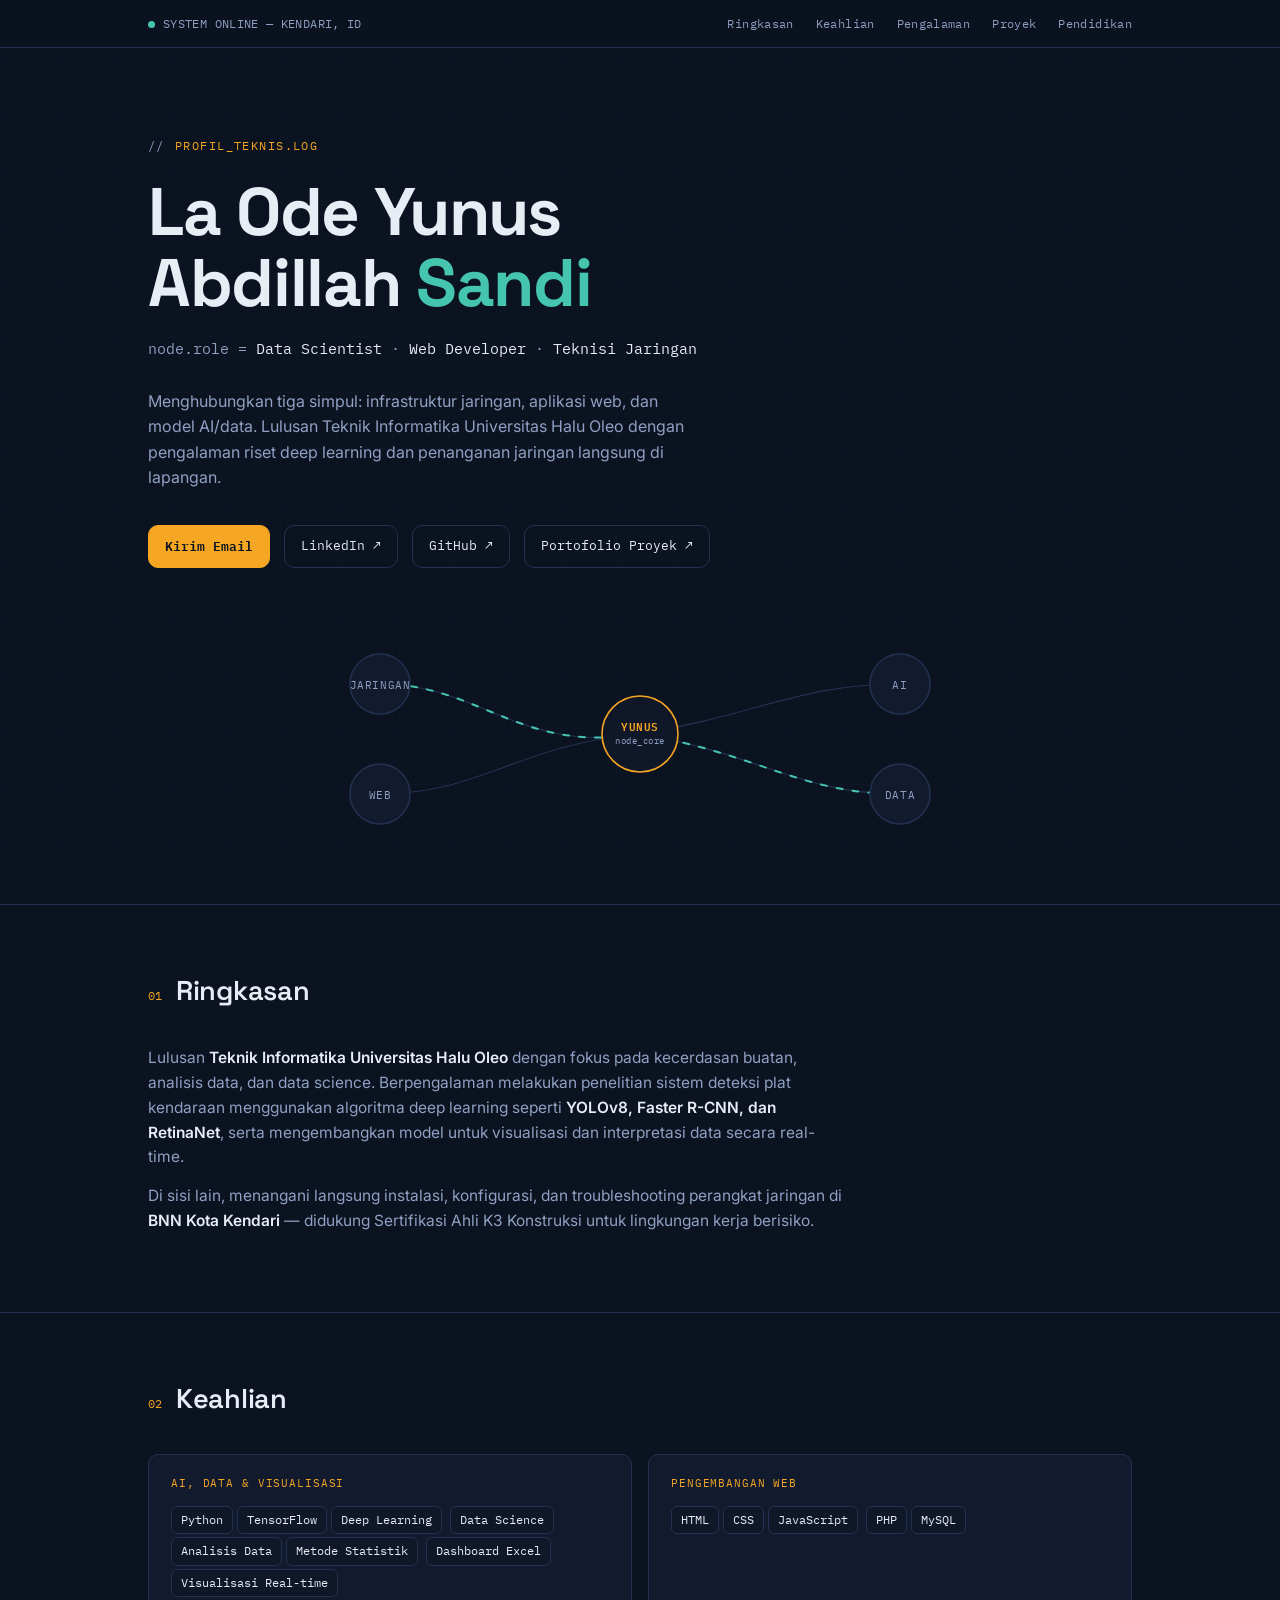
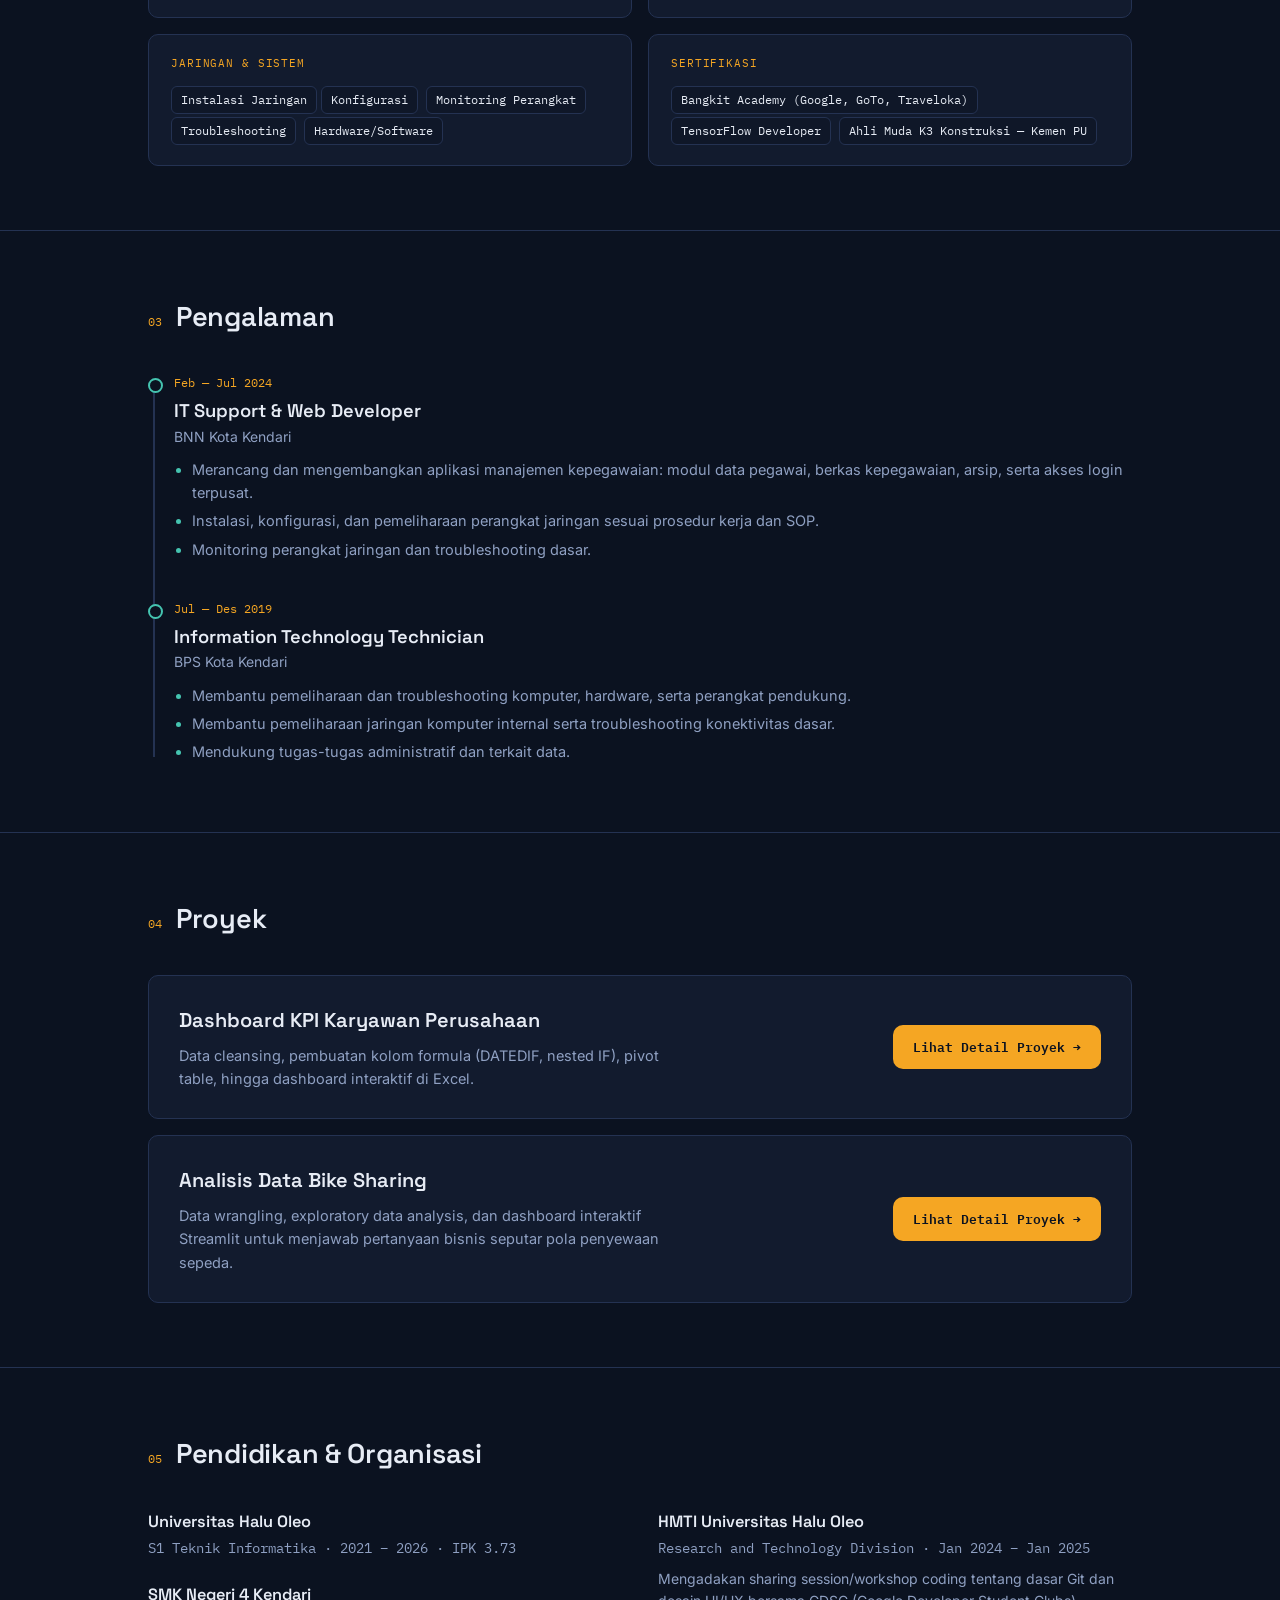
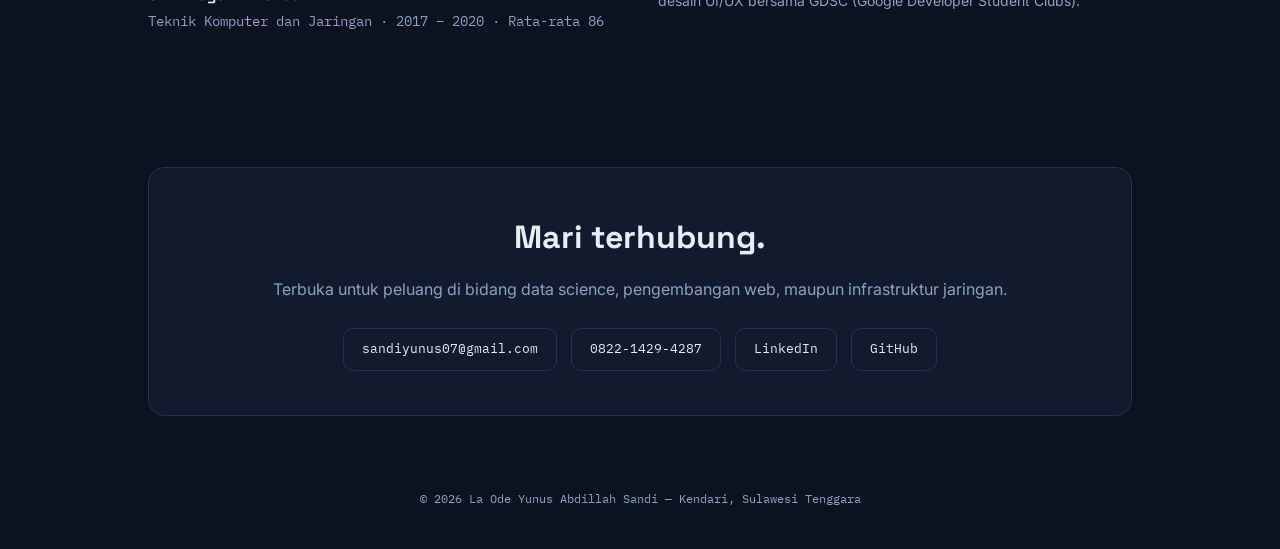
<file: index.html>
<!DOCTYPE html>
<html lang="id">
<head>
<meta charset="UTF-8">
<meta name="viewport" content="width=device-width, initial-scale=1.0">
<title>La Ode Yunus Abdillah Sandi — Portofolio</title>
<link rel="preconnect" href="https://fonts.googleapis.com">
<link href="https://fonts.googleapis.com/css2?family=Space+Grotesk:wght@400;500;600;700&family=Inter:wght@400;500;600&family=IBM+Plex+Mono:wght@400;500;600&display=swap" rel="stylesheet">
<link rel="stylesheet" href="style.css">
</head>
<body>

<div class="statusbar">
  <div class="wrap">
    <div><span class="dot"></span>SYSTEM ONLINE — KENDARI, ID</div>
    <nav>
      <a href="#ringkasan">Ringkasan</a>
      <a href="#keahlian">Keahlian</a>
      <a href="#pengalaman">Pengalaman</a>
      <a href="#proyek">Proyek</a>
      <a href="#pendidikan">Pendidikan</a>
    </nav>
  </div>
</div>

<header class="hero">
  <div class="wrap">
    <div class="eyebrow">profil_teknis.log</div>
    <h1>La Ode Yunus<br>Abdillah <span class="accent">Sandi</span></h1>
    <div class="role-line">node.role = <span>Data Scientist</span> · <span>Web Developer</span> · <span>Teknisi Jaringan</span></div>
    <p class="hero-desc">Menghubungkan tiga simpul: infrastruktur jaringan, aplikasi web, dan model AI/data. Lulusan Teknik Informatika Universitas Halu Oleo dengan pengalaman riset deep learning dan penanganan jaringan langsung di lapangan.</p>
    <div class="hero-links">
      <a class="primary" href="mailto:sandiyunus07@gmail.com">Kirim Email</a>
      <a href="https://www.linkedin.com/in/laode-yunus/" target="_blank" rel="noopener">LinkedIn ↗</a>
      <a href="https://github.com/SandiYunus" target="_blank" rel="noopener">GitHub ↗</a>
      <a href="https://drive.google.com/drive/folders/1VgXM6Cee7Kmmv13qhAUrv4YIdyEqbrY4" target="_blank" rel="noopener">Portofolio Proyek ↗</a>
    </div>

    <div class="netdiagram reveal">
      <svg viewBox="0 0 760 220" xmlns="http://www.w3.org/2000/svg">
        <path class="netline" d="M120,60 C220,60 260,130 380,110"></path>
        <path class="netline" d="M120,170 C220,170 260,120 380,110"></path>
        <path class="netline" d="M640,60 C540,60 500,90 380,110"></path>
        <path class="netline" d="M640,170 C540,170 500,130 380,110"></path>

        <path class="netpulse" d="M120,60 C220,60 260,130 380,110">
          <animate attributeName="stroke-dashoffset" from="160" to="0" dur="3.2s" repeatCount="indefinite"/>
        </path>
        <path class="netpulse" d="M640,170 C540,170 500,130 380,110">
          <animate attributeName="stroke-dashoffset" from="0" to="160" dur="3.6s" repeatCount="indefinite"/>
        </path>

        <circle class="netnode" cx="120" cy="60" r="30"></circle>
        <text x="120" y="65" text-anchor="middle" class="netlabel">JARINGAN</text>

        <circle class="netnode" cx="120" cy="170" r="30"></circle>
        <text x="120" y="175" text-anchor="middle" class="netlabel">WEB</text>

        <circle class="netnode" cx="640" cy="60" r="30"></circle>
        <text x="640" y="65" text-anchor="middle" class="netlabel">AI</text>

        <circle class="netnode" cx="640" cy="170" r="30"></circle>
        <text x="640" y="175" text-anchor="middle" class="netlabel">DATA</text>

        <circle class="netnode-core" cx="380" cy="110" r="38"></circle>
        <text x="380" y="107" text-anchor="middle" class="netlabel" style="fill:#F5A623; font-weight:600;">YUNUS</text>
        <text x="380" y="120" text-anchor="middle" class="netlabel" style="font-size:9px;">node_core</text>
      </svg>
    </div>
  </div>
</header>

<section id="ringkasan">
  <div class="wrap">
    <div class="sec-head"><span class="sec-num">01</span><span class="sec-title">Ringkasan</span></div>
    <div class="summary-grid">
      <div class="summary-text reveal">
        <p>Lulusan <strong>Teknik Informatika Universitas Halu Oleo</strong> dengan fokus pada kecerdasan buatan, analisis data, dan data science. Berpengalaman melakukan penelitian sistem deteksi plat kendaraan menggunakan algoritma deep learning seperti <strong>YOLOv8, Faster R-CNN, dan RetinaNet</strong>, serta mengembangkan model untuk visualisasi dan interpretasi data secara real-time.</p>
        <p>Di sisi lain, menangani langsung instalasi, konfigurasi, dan troubleshooting perangkat jaringan di <strong>BNN Kota Kendari</strong> — didukung Sertifikasi Ahli K3 Konstruksi untuk lingkungan kerja berisiko.</p>
      </div>
    </div>
  </div>
</section>

<section id="keahlian">
  <div class="wrap">
    <div class="sec-head"><span class="sec-num">02</span><span class="sec-title">Keahlian</span></div>
    <div class="skills-grid">
      <div class="skill-card reveal">
        <span class="label">AI, Data &amp; Visualisasi</span>
        <div class="items">
          <span class="tag">Python</span><span class="tag">TensorFlow</span><span class="tag">Deep Learning</span>
          <span class="tag">Data Science</span><span class="tag">Analisis Data</span><span class="tag">Metode Statistik</span>
          <span class="tag">Dashboard Excel</span><span class="tag">Visualisasi Real-time</span>
        </div>
      </div>
      <div class="skill-card reveal">
        <span class="label">Pengembangan Web</span>
        <div class="items">
          <span class="tag">HTML</span><span class="tag">CSS</span><span class="tag">JavaScript</span>
          <span class="tag">PHP</span><span class="tag">MySQL</span>
        </div>
      </div>
      <div class="skill-card reveal">
        <span class="label">Jaringan &amp; Sistem</span>
        <div class="items">
          <span class="tag">Instalasi Jaringan</span><span class="tag">Konfigurasi</span>
          <span class="tag">Monitoring Perangkat</span><span class="tag">Troubleshooting</span>
          <span class="tag">Hardware/Software</span>
        </div>
      </div>
      <div class="skill-card reveal">
        <span class="label">Sertifikasi</span>
        <div class="items">
          <span class="tag">Bangkit Academy (Google, GoTo, Traveloka)</span>
          <span class="tag">TensorFlow Developer</span>
          <span class="tag">Ahli Muda K3 Konstruksi — Kemen PU</span>
        </div>
      </div>
    </div>
  </div>
</section>

<section id="pengalaman">
  <div class="wrap">
    <div class="sec-head"><span class="sec-num">03</span><span class="sec-title">Pengalaman</span></div>
    <div class="timeline">
      <div class="tl-item reveal">
        <div class="tl-period">Feb — Jul 2024</div>
        <div class="tl-role">IT Support &amp; Web Developer</div>
        <div class="tl-org">BNN Kota Kendari</div>
        <ul>
          <li>Merancang dan mengembangkan aplikasi manajemen kepegawaian: modul data pegawai, berkas kepegawaian, arsip, serta akses login terpusat.</li>
          <li>Instalasi, konfigurasi, dan pemeliharaan perangkat jaringan sesuai prosedur kerja dan SOP.</li>
          <li>Monitoring perangkat jaringan dan troubleshooting dasar.</li>
        </ul>
      </div>
      <div class="tl-item reveal">
        <div class="tl-period">Jul — Des 2019</div>
        <div class="tl-role">Information Technology Technician</div>
        <div class="tl-org">BPS Kota Kendari</div>
        <ul>
          <li>Membantu pemeliharaan dan troubleshooting komputer, hardware, serta perangkat pendukung.</li>
          <li>Membantu pemeliharaan jaringan komputer internal serta troubleshooting konektivitas dasar.</li>
          <li>Mendukung tugas-tugas administratif dan terkait data.</li>
        </ul>
      </div>
    </div>
  </div>
</section>

<section id="proyek">
  <div class="wrap">
    <div class="sec-head"><span class="sec-num">04</span><span class="sec-title">Proyek</span></div>
    <a href="dashboard-kpi-karyawan-perusahaan.html" class="project-preview-card reveal">
      <div>
        <div class="ppc-title">Dashboard KPI Karyawan Perusahaan</div>
        <div class="ppc-desc">Data cleansing, pembuatan kolom formula (DATEDIF, nested IF), pivot table, hingga dashboard interaktif di Excel.</div>
      </div>
      <span class="ppc-btn">Lihat Detail Proyek →</span>
    </a>
    <a href="analisis-data-bike-sharing.html" class="project-preview-card reveal" style="margin-top:16px;">
      <div>
        <div class="ppc-title">Analisis Data Bike Sharing</div>
        <div class="ppc-desc">Data wrangling, exploratory data analysis, dan dashboard interaktif Streamlit untuk menjawab pertanyaan bisnis seputar pola penyewaan sepeda.</div>
      </div>
      <span class="ppc-btn">Lihat Detail Proyek →</span>
    </a>
  </div>
</section>

<section id="pendidikan">
  <div class="wrap">
    <div class="sec-head"><span class="sec-num">05</span><span class="sec-title">Pendidikan &amp; Organisasi</span></div>
    <div class="split-grid">
      <div class="reveal">
        <div class="edu-item">
          <div class="edu-school">Universitas Halu Oleo</div>
          <div class="edu-detail">S1 Teknik Informatika · 2021 – 2026 · IPK 3.73</div>
        </div>
        <div class="edu-item">
          <div class="edu-school">SMK Negeri 4 Kendari</div>
          <div class="edu-detail">Teknik Komputer dan Jaringan · 2017 – 2020 · Rata-rata 86</div>
        </div>
      </div>
      <div class="reveal">
        <div class="edu-item">
          <div class="edu-school">HMTI Universitas Halu Oleo</div>
          <div class="edu-detail">Research and Technology Division · Jan 2024 – Jan 2025</div>
          <p style="color:var(--text-dim); font-size:14px; margin-top:8px;">Mengadakan sharing session/workshop coding tentang dasar Git dan desain UI/UX bersama GDSC (Google Developer Student Clubs).</p>
        </div>
      </div>
    </div>
  </div>
</section>

<footer>
  <div class="wrap">
    <div class="footer-inner reveal">
      <h2>Mari terhubung.</h2>
      <p>Terbuka untuk peluang di bidang data science, pengembangan web, maupun infrastruktur jaringan.</p>
      <div class="footer-links">
        <a href="mailto:sandiyunus07@gmail.com">sandiyunus07@gmail.com</a>
        <a href="tel:+6282214294287">0822-1429-4287</a>
        <a href="https://www.linkedin.com/in/laode-yunus/" target="_blank" rel="noopener">LinkedIn</a>
        <a href="https://github.com/SandiYunus" target="_blank" rel="noopener">GitHub</a>
      </div>
    </div>
  </div>
</footer>
<div class="copyright">© 2026 La Ode Yunus Abdillah Sandi — Kendari, Sulawesi Tenggara</div>

<script src="script.js"></script>
</body>
</html>
</file>
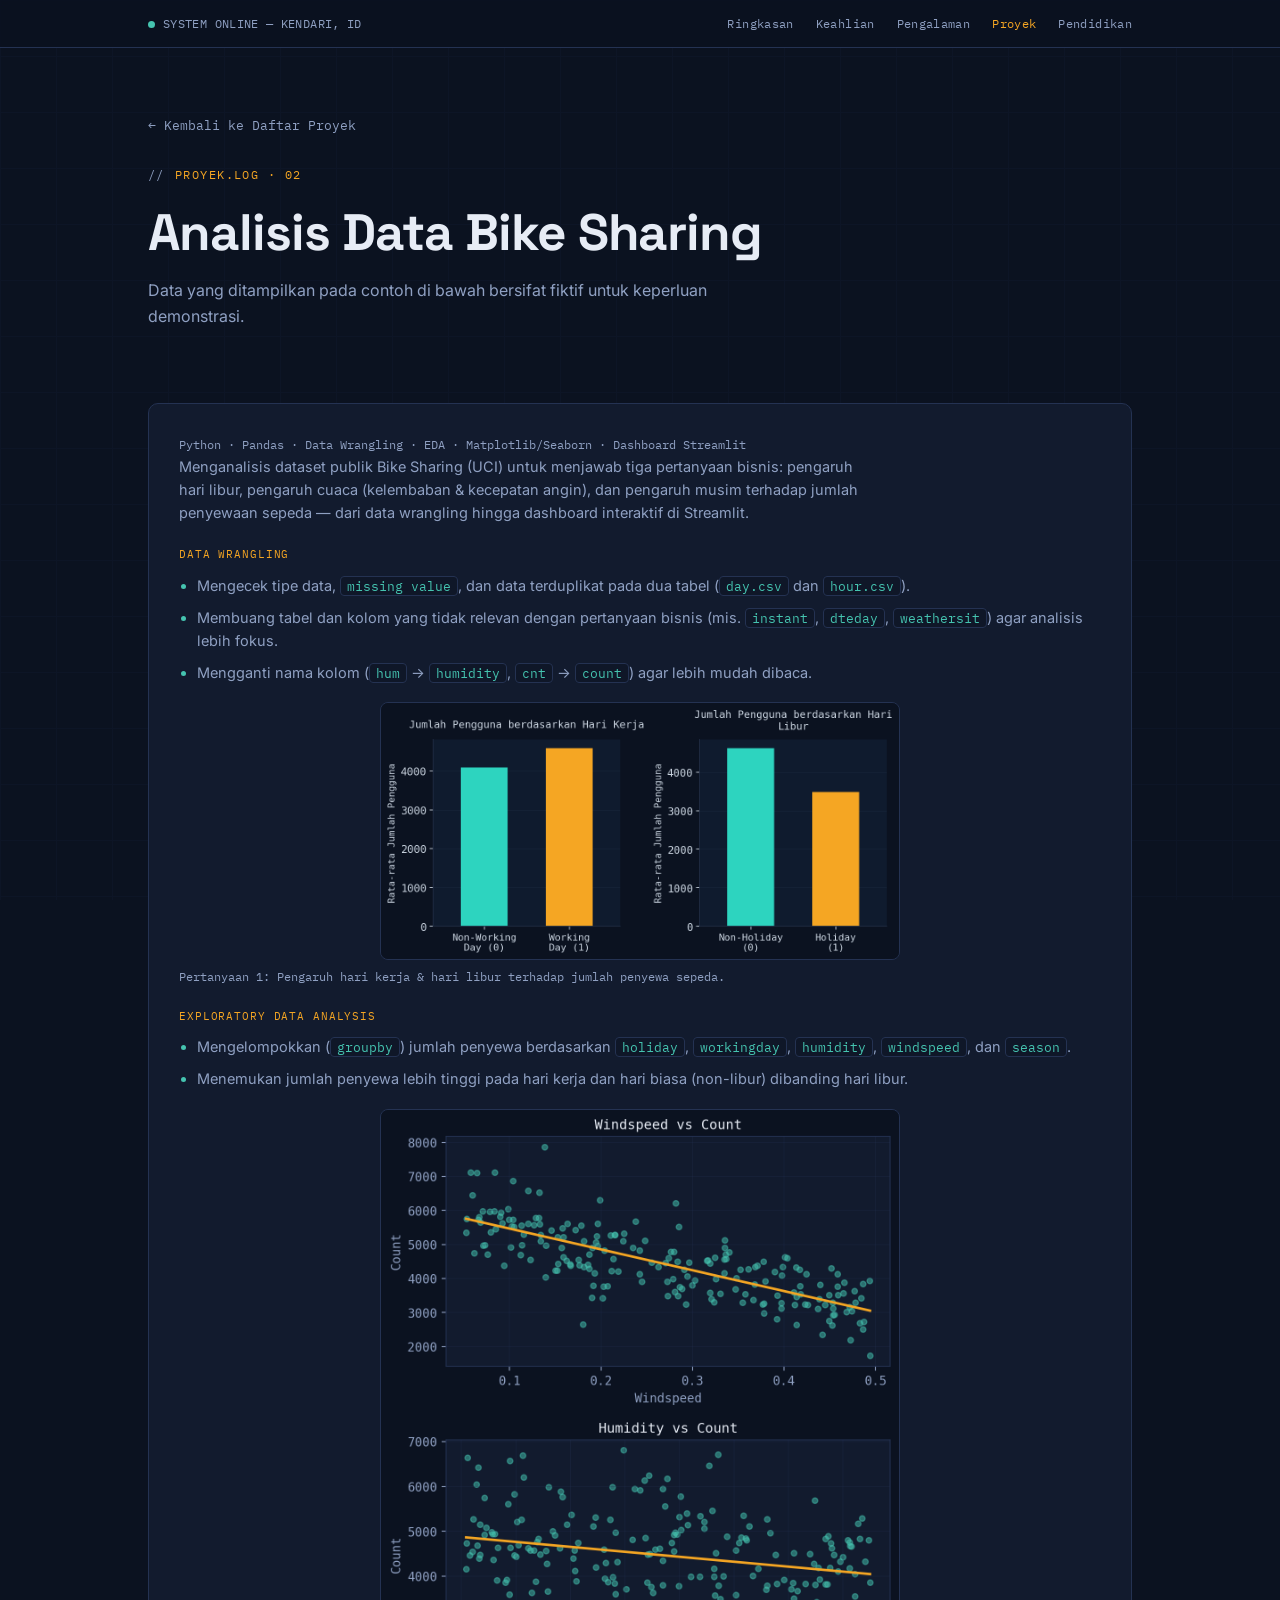
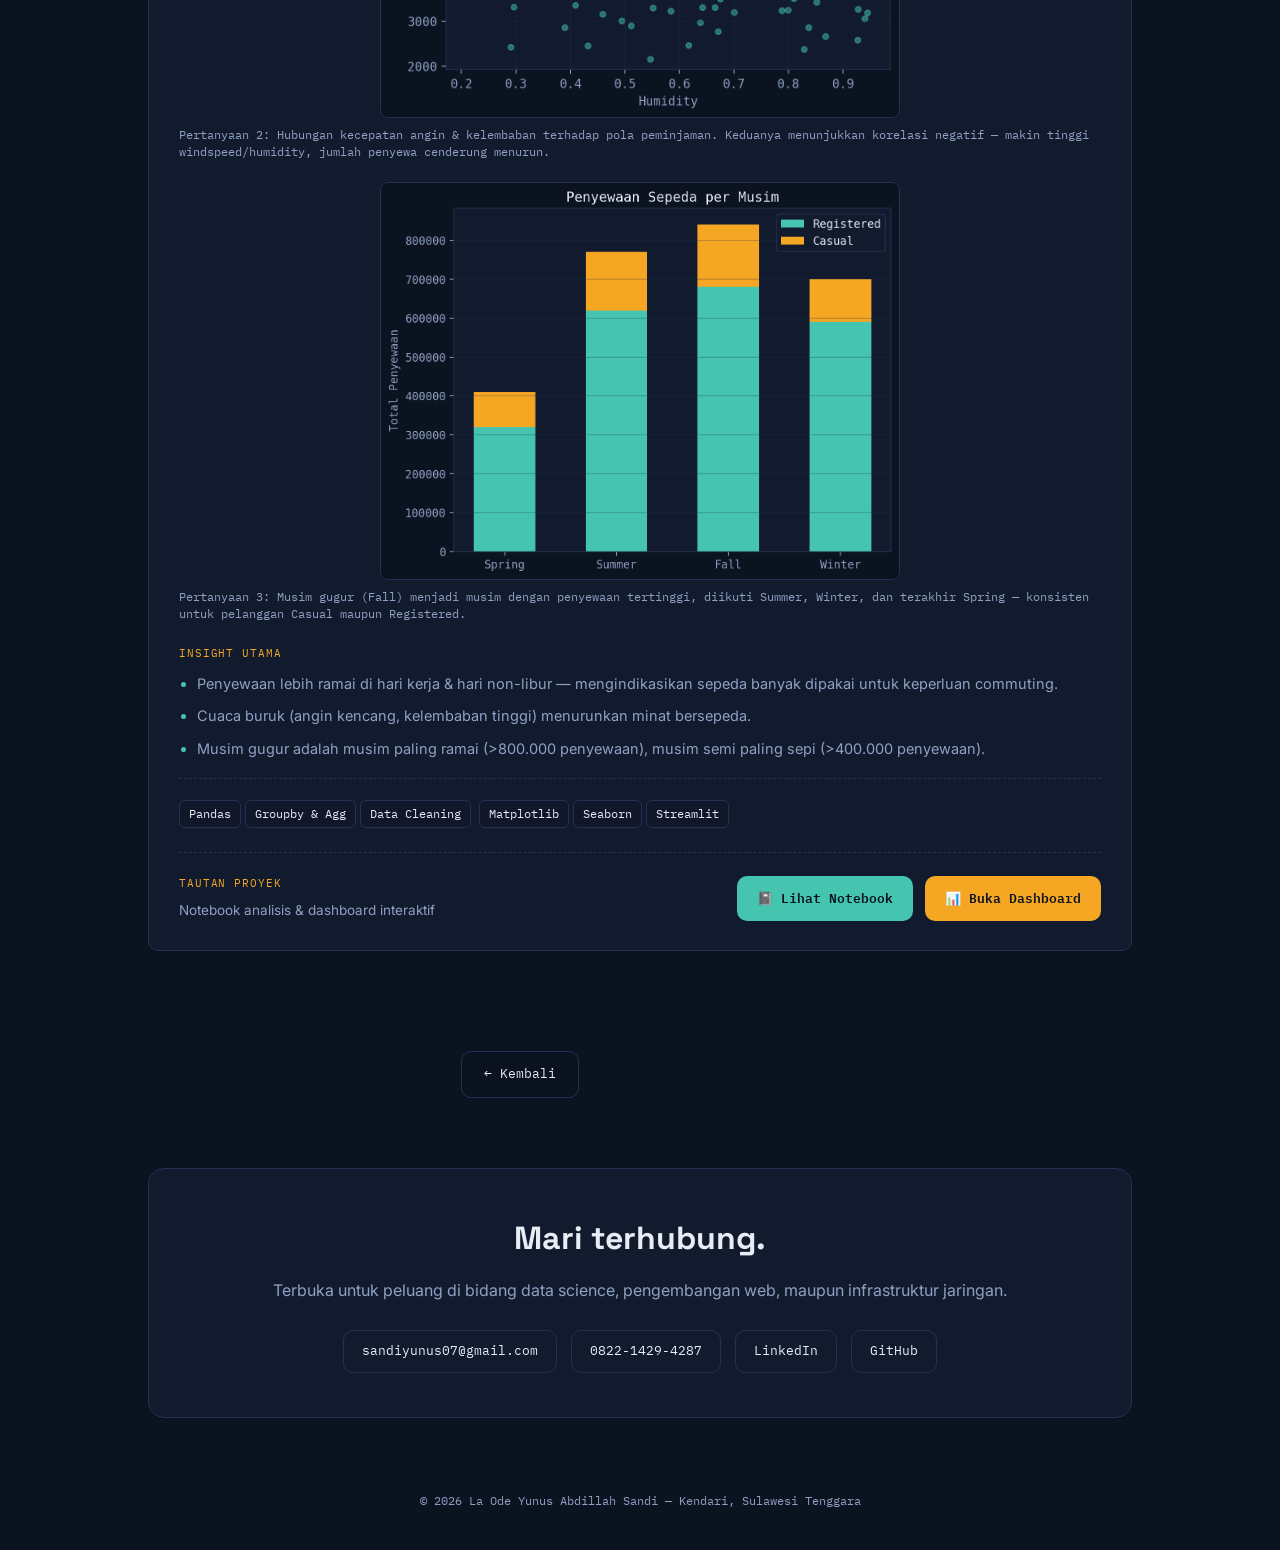
<file: analisis-data-bike-sharing.html>
<!DOCTYPE html>
<html lang="id">
<head>
<meta charset="UTF-8">
<meta name="viewport" content="width=device-width, initial-scale=1.0">
<title>Analisis Data Bike Sharing — La Ode Yunus Abdillah Sandi</title>
<link rel="preconnect" href="https://fonts.googleapis.com">
<link href="https://fonts.googleapis.com/css2?family=Space+Grotesk:wght@400;500;600;700&family=Inter:wght@400;500;600&family=IBM+Plex+Mono:wght@400;500;600&display=swap" rel="stylesheet">
<link rel="stylesheet" href="style.css">
</head>
<body>

<div class="statusbar">
  <div class="wrap">
    <div><span class="dot"></span>SYSTEM ONLINE — KENDARI, ID</div>
    <nav>
      <a href="index.html#ringkasan">Ringkasan</a>
      <a href="index.html#keahlian">Keahlian</a>
      <a href="index.html#pengalaman">Pengalaman</a>
      <a href="index.html#proyek" class="active">Proyek</a>
      <a href="index.html#pendidikan">Pendidikan</a>
    </nav>
  </div>
</div>

<header class="hero" style="padding:64px 0 40px;">
  <div class="wrap">
    <a href="index.html#proyek" class="back-link">← Kembali ke Daftar Proyek</a>
    <div class="eyebrow">proyek.log · 02</div>
    <h1 style="font-size:clamp(2rem, 5vw, 3.2rem);">Analisis Data Bike Sharing</h1>
    <p class="hero-desc">Data yang ditampilkan pada contoh di bawah bersifat fiktif untuk keperluan demonstrasi.</p>
  </div>
</header>

<section id="proyek-2" style="border-top:none; padding-top:0;">
  <div class="wrap">

    <div class="project-card reveal" id="proyek-bike-sharing">
      <div class="project-type">Python · Pandas · Data Wrangling · EDA · Matplotlib/Seaborn · Dashboard Streamlit</div>
      <p class="project-desc">Menganalisis dataset publik Bike Sharing (UCI) untuk menjawab tiga pertanyaan bisnis: pengaruh hari libur, pengaruh cuaca (kelembaban &amp; kecepatan angin), dan pengaruh musim terhadap jumlah penyewaan sepeda — dari data wrangling hingga dashboard interaktif di Streamlit.</p>

      <span class="highlight-label">Data Wrangling</span>
      <ul class="highlight-list">
        <li>Mengecek tipe data, <code>missing value</code>, dan data terduplikat pada dua tabel (<code>day.csv</code> dan <code>hour.csv</code>).</li>
        <li>Membuang tabel dan kolom yang tidak relevan dengan pertanyaan bisnis (mis. <code>instant</code>, <code>dteday</code>, <code>weathersit</code>) agar analisis lebih fokus.</li>
        <li>Mengganti nama kolom (<code>hum</code> → <code>humidity</code>, <code>cnt</code> → <code>count</code>) agar lebih mudah dibaca.</li>
      </ul>

      <img class="project-img" src="images/bike-holiday.png" alt="Perbandingan jumlah pengguna sepeda berdasarkan hari kerja dan hari libur">
      <p class="img-caption">Pertanyaan 1: Pengaruh hari kerja &amp; hari libur terhadap jumlah penyewa sepeda.</p>

      <span class="highlight-label">Exploratory Data Analysis</span>
      <ul class="highlight-list">
        <li>Mengelompokkan (<code>groupby</code>) jumlah penyewa berdasarkan <code>holiday</code>, <code>workingday</code>, <code>humidity</code>, <code>windspeed</code>, dan <code>season</code>.</li>
        <li>Menemukan jumlah penyewa lebih tinggi pada hari kerja dan hari biasa (non-libur) dibanding hari libur.</li>
      </ul>

      <img class="project-img" src="images/bike-weather.png" alt="Scatter plot windspeed dan humidity terhadap jumlah penyewaan sepeda">
      <p class="img-caption">Pertanyaan 2: Hubungan kecepatan angin &amp; kelembaban terhadap pola peminjaman. Keduanya menunjukkan korelasi negatif — makin tinggi windspeed/humidity, jumlah penyewa cenderung menurun.</p>

      <img class="project-img" src="images/bike-season.png" alt="Jumlah penyewaan sepeda per musim untuk pelanggan casual dan registered">
      <p class="img-caption">Pertanyaan 3: Musim gugur (Fall) menjadi musim dengan penyewaan tertinggi, diikuti Summer, Winter, dan terakhir Spring — konsisten untuk pelanggan Casual maupun Registered.</p>

      <span class="highlight-label">Insight Utama</span>
      <ul class="highlight-list">
        <li>Penyewaan lebih ramai di hari kerja &amp; hari non-libur — mengindikasikan sepeda banyak dipakai untuk keperluan commuting.</li>
        <li>Cuaca buruk (angin kencang, kelembaban tinggi) menurunkan minat bersepeda.</li>
        <li>Musim gugur adalah musim paling ramai (&gt;800.000 penyewaan), musim semi paling sepi (&gt;400.000 penyewaan).</li>
      </ul>

      <div class="project-tags">
        <span class="tag">Pandas</span><span class="tag">Groupby & Agg</span><span class="tag">Data Cleaning</span>
        <span class="tag">Matplotlib</span><span class="tag">Seaborn</span><span class="tag">Streamlit</span>
      </div>

      <div class="download-box">
        <div class="download-info">
          <span class="dl-label">Tautan Proyek</span>
          <span class="dl-name">Notebook analisis & dashboard interaktif</span>
        </div>
        <div class="download-actions">
          <a class="download-btn" href="https://github.com/SandiYunus/submision_analisis_data/blob/main/bike_sharing.ipynb" target="_blank" rel="noopener">📓 Lihat Notebook</a>
          <a class="download-btn" href="https://dashboard-bike-sharingg.streamlit.app/" target="_blank" rel="noopener" style="background:var(--amber);">📊 Buka Dashboard</a>
        </div>
      </div>
    </div>

  </div>
</section>

<div class="wrap back-home-wrap">
  <a href="index.html" class="back-home-btn">← Kembali</a>
</div>

<footer>
  <div class="wrap">
    <div class="footer-inner reveal">
      <h2>Mari terhubung.</h2>
      <p>Terbuka untuk peluang di bidang data science, pengembangan web, maupun infrastruktur jaringan.</p>
      <div class="footer-links">
        <a href="mailto:sandiyunus07@gmail.com">sandiyunus07@gmail.com</a>
        <a href="tel:+6282214294287">0822-1429-4287</a>
        <a href="https://www.linkedin.com/in/laode-yunus/" target="_blank" rel="noopener">LinkedIn</a>
        <a href="https://github.com/SandiYunus" target="_blank" rel="noopener">GitHub</a>
      </div>
    </div>
  </div>
</footer>
<div class="copyright">© 2026 La Ode Yunus Abdillah Sandi — Kendari, Sulawesi Tenggara</div>

<script src="script.js"></script>
</body>
</html>
</file>
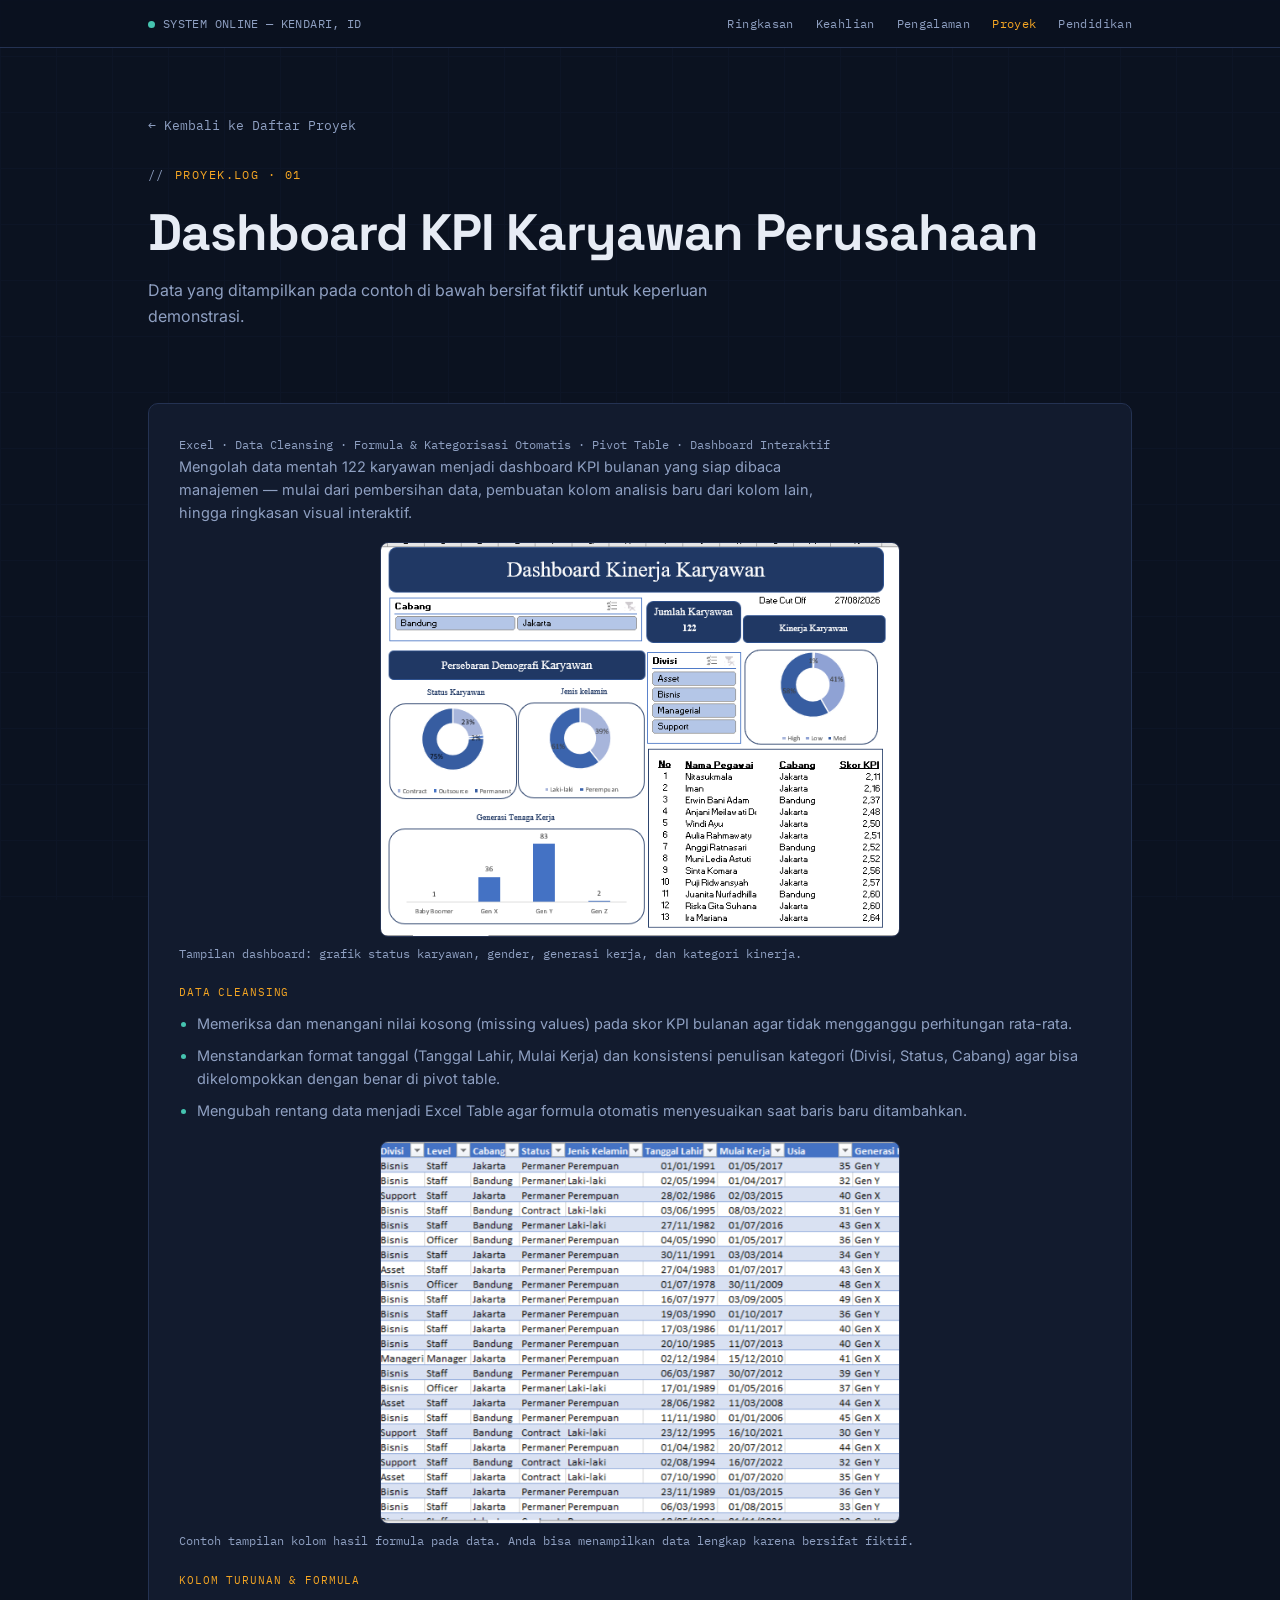
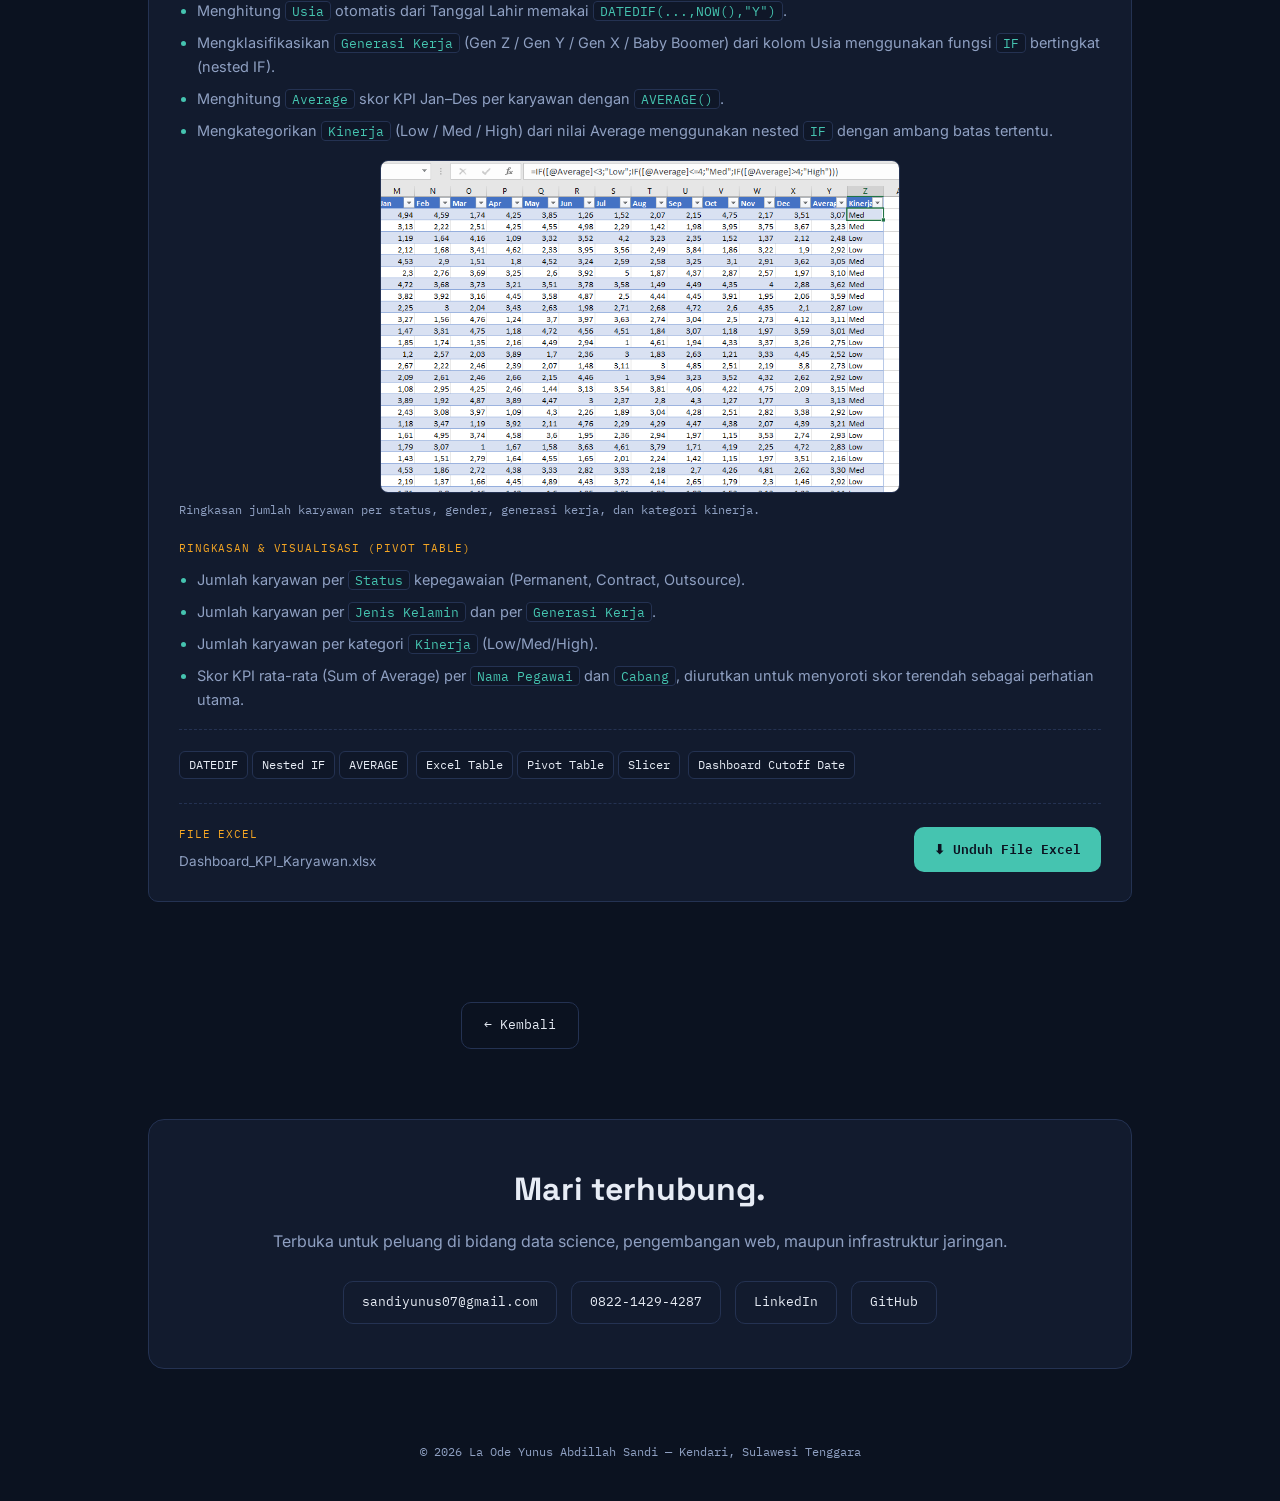
<file: dashboard-kpi-karyawan-perusahaan.html>
<!DOCTYPE html>
<html lang="id">
<head>
<meta charset="UTF-8">
<meta name="viewport" content="width=device-width, initial-scale=1.0">
<title>Dashboard KPI Karyawan Perusahaan — La Ode Yunus Abdillah Sandi</title>
<link rel="preconnect" href="https://fonts.googleapis.com">
<link href="https://fonts.googleapis.com/css2?family=Space+Grotesk:wght@400;500;600;700&family=Inter:wght@400;500;600&family=IBM+Plex+Mono:wght@400;500;600&display=swap" rel="stylesheet">
<link rel="stylesheet" href="style.css">
</head>
<body>

<div class="statusbar">
  <div class="wrap">
    <div><span class="dot"></span>SYSTEM ONLINE — KENDARI, ID</div>
    <nav>
      <a href="index.html#ringkasan">Ringkasan</a>
      <a href="index.html#keahlian">Keahlian</a>
      <a href="index.html#pengalaman">Pengalaman</a>
      <a href="index.html#proyek" class="active">Proyek</a>
      <a href="index.html#pendidikan">Pendidikan</a>
    </nav>
  </div>
</div>

<header class="hero" style="padding:64px 0 40px;">
  <div class="wrap">
    <a href="index.html#proyek" class="back-link">← Kembali ke Daftar Proyek</a>
    <div class="eyebrow">proyek.log · 01</div>
    <h1 style="font-size:clamp(2rem, 5vw, 3.2rem);">Dashboard KPI Karyawan Perusahaan</h1>
    <p class="hero-desc">Data yang ditampilkan pada contoh di bawah bersifat fiktif untuk keperluan demonstrasi.</p>
  </div>
</header>

<section id="proyek-1" style="border-top:none; padding-top:0;">
  <div class="wrap">

    <div class="project-card reveal" id="proyek-kpi">
      <div class="project-type">Excel · Data Cleansing · Formula &amp; Kategorisasi Otomatis · Pivot Table · Dashboard Interaktif</div>
      <p class="project-desc">Mengolah data mentah 122 karyawan menjadi dashboard KPI bulanan yang siap dibaca manajemen — mulai dari pembersihan data, pembuatan kolom analisis baru dari kolom lain, hingga ringkasan visual interaktif.</p>

      <!--
        =====================================================================
        GANTI PLACEHOLDER DI BAWAH DENGAN SCREENSHOT ASLI ANDA.
        Contoh cara mengganti:
        <img class="project-img" src="images/dashboard-overview.png"
             alt="Tampilan dashboard KPI karyawan">
        (letakkan file gambar Anda di folder "images/" di sebelah file ini)
        =====================================================================
      -->
      <img class="project-img" src="images/3.png" alt="Tampilan dashboard KPI karyawan">
      <p class="img-caption">Tampilan dashboard: grafik status karyawan, gender, generasi kerja, dan kategori kinerja.</p>

      <span class="highlight-label">Data Cleansing</span>
      <ul class="highlight-list">
        <li>Memeriksa dan menangani nilai kosong (missing values) pada skor KPI bulanan agar tidak mengganggu perhitungan rata-rata.</li>
        <li>Menstandarkan format tanggal (Tanggal Lahir, Mulai Kerja) dan konsistensi penulisan kategori (Divisi, Status, Cabang) agar bisa dikelompokkan dengan benar di pivot table.</li>
        <li>Mengubah rentang data menjadi Excel Table agar formula otomatis menyesuaikan saat baris baru ditambahkan.</li>
      </ul>

      <!--
        =====================================================================
        GANTI PLACEHOLDER DI BAWAH DENGAN SCREENSHOT KOLOM FORMULA ANDA.
        =====================================================================
      -->
      <img class="project-img" src="images/1.png" alt="Kolom formula Usia, Generasi Kerja, dan Kinerja">
      <p class="img-caption">Contoh tampilan kolom hasil formula pada data. Anda bisa menampilkan data lengkap karena bersifat fiktif.</p>

      <span class="highlight-label">Kolom Turunan &amp; Formula</span>
      <ul class="highlight-list">
        <li>Menghitung <code>Usia</code> otomatis dari Tanggal Lahir memakai <code>DATEDIF(...,NOW(),"Y")</code>.</li>
        <li>Mengklasifikasikan <code>Generasi Kerja</code> (Gen Z / Gen Y / Gen X / Baby Boomer) dari kolom Usia menggunakan fungsi <code>IF</code> bertingkat (nested IF).</li>
        <li>Menghitung <code>Average</code> skor KPI Jan–Des per karyawan dengan <code>AVERAGE()</code>.</li>
        <li>Mengkategorikan <code>Kinerja</code> (Low / Med / High) dari nilai Average menggunakan nested <code>IF</code> dengan ambang batas tertentu.</li>
      </ul>

      <!--
        =====================================================================
        GANTI PLACEHOLDER DI BAWAH DENGAN SCREENSHOT PIVOT TABLE ANDA.
        =====================================================================
      -->
      <img class="project-img" src="images/2.png" alt="Pivot table ringkasan komposisi karyawan">
      <p class="img-caption">Ringkasan jumlah karyawan per status, gender, generasi kerja, dan kategori kinerja.</p>

      <span class="highlight-label">Ringkasan &amp; Visualisasi (Pivot Table)</span>
      <ul class="highlight-list">
        <li>Jumlah karyawan per <code>Status</code> kepegawaian (Permanent, Contract, Outsource).</li>
        <li>Jumlah karyawan per <code>Jenis Kelamin</code> dan per <code>Generasi Kerja</code>.</li>
        <li>Jumlah karyawan per kategori <code>Kinerja</code> (Low/Med/High).</li>
        <li>Skor KPI rata-rata (Sum of Average) per <code>Nama Pegawai</code> dan <code>Cabang</code>, diurutkan untuk menyoroti skor terendah sebagai perhatian utama.</li>
      </ul>

      <div class="project-tags">
        <span class="tag">DATEDIF</span><span class="tag">Nested IF</span><span class="tag">AVERAGE</span>
        <span class="tag">Excel Table</span><span class="tag">Pivot Table</span><span class="tag">Slicer</span>
        <span class="tag">Dashboard Cutoff Date</span>
      </div>

      <div class="download-box">
        <div class="download-info">
          <span class="dl-label">File Excel</span>
          <span class="dl-name">Dashboard_KPI_Karyawan.xlsx</span>
        </div>
        <a class="download-btn" href="files/Data_KPI_Perusahaan.xlsx" download>⬇ Unduh File Excel</a>
      </div>
    </div>

  </div>
</section>

<div class="wrap back-home-wrap">
  <a href="index.html" class="back-home-btn">← Kembali</a>
</div>

<footer>
  <div class="wrap">
    <div class="footer-inner reveal">
      <h2>Mari terhubung.</h2>
      <p>Terbuka untuk peluang di bidang data science, pengembangan web, maupun infrastruktur jaringan.</p>
      <div class="footer-links">
        <a href="mailto:sandiyunus07@gmail.com">sandiyunus07@gmail.com</a>
        <a href="tel:+6282214294287">0822-1429-4287</a>
        <a href="https://www.linkedin.com/in/laode-yunus/" target="_blank" rel="noopener">LinkedIn</a>
        <a href="https://github.com/SandiYunus" target="_blank" rel="noopener">GitHub</a>
      </div>
    </div>
  </div>
</footer>
<div class="copyright">© 2026 La Ode Yunus Abdillah Sandi — Kendari, Sulawesi Tenggara</div>

<script src="script.js"></script>
</body>
</html>
</file>
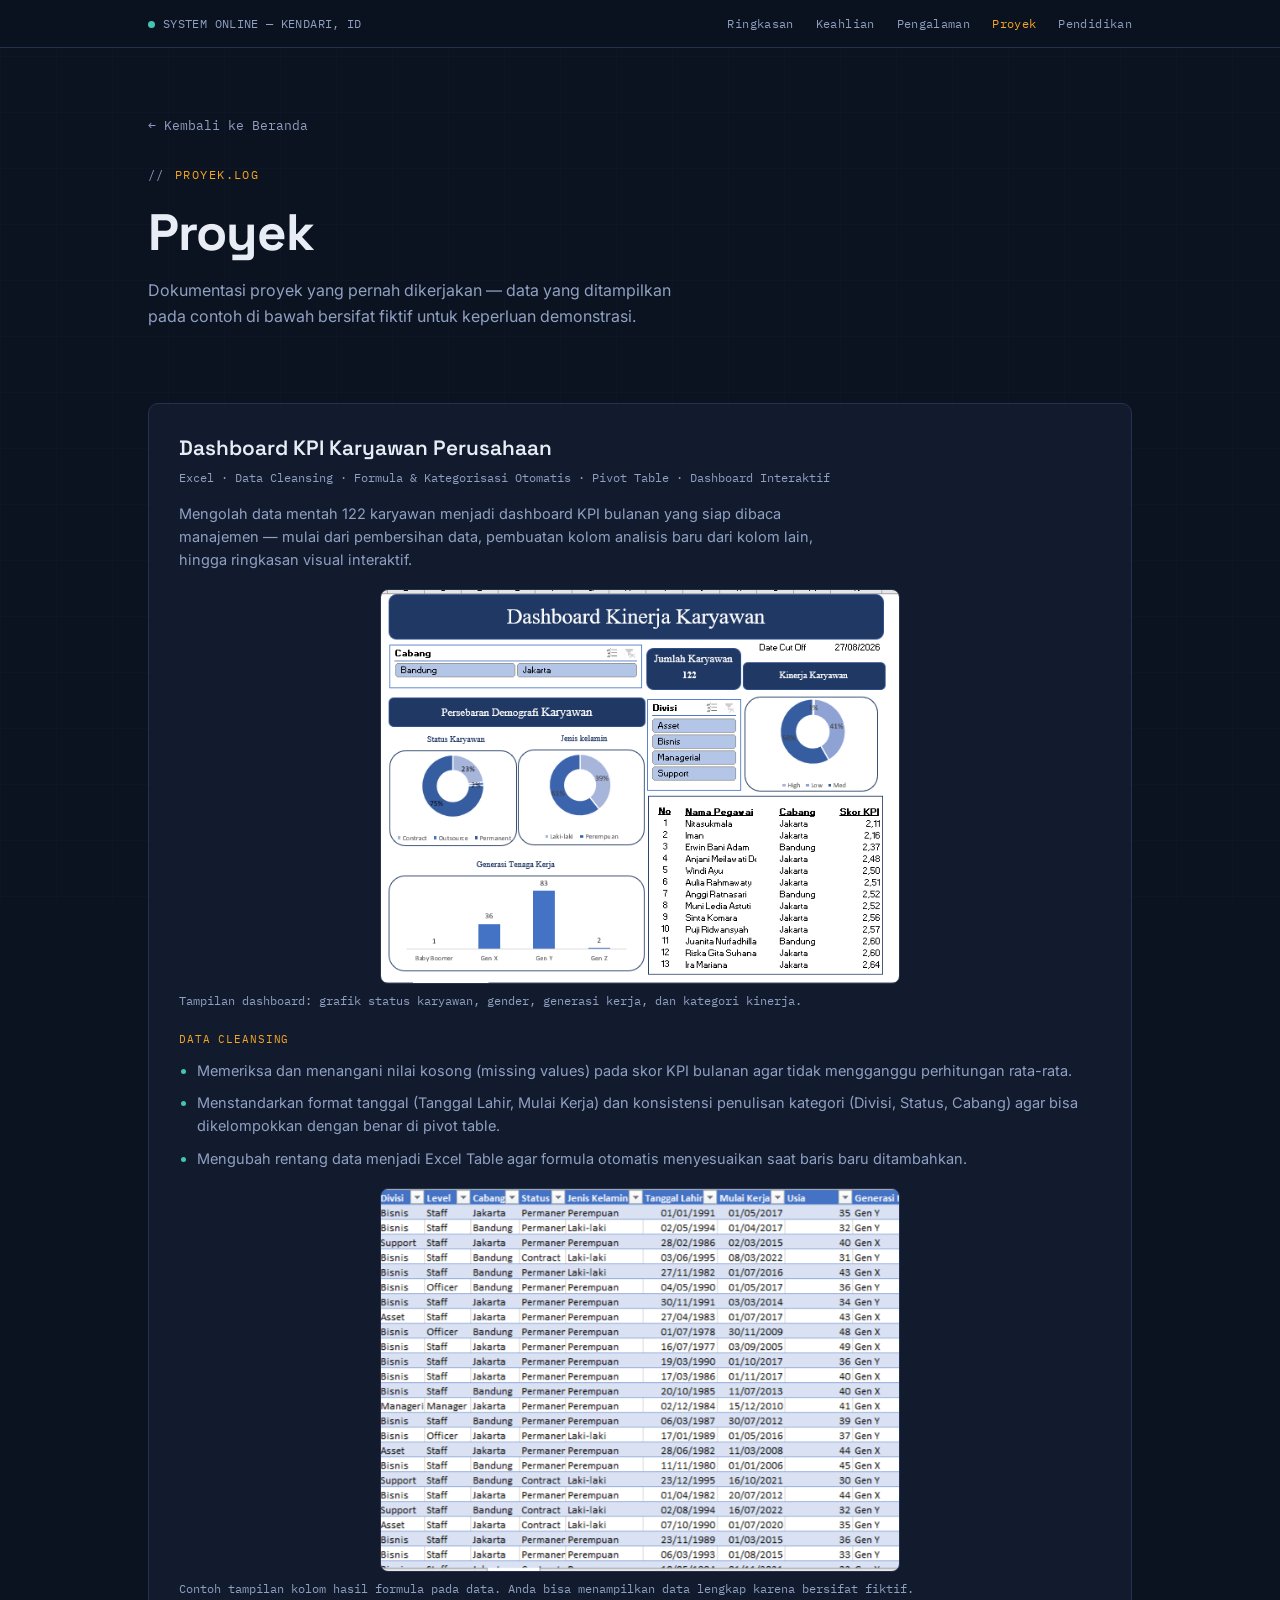
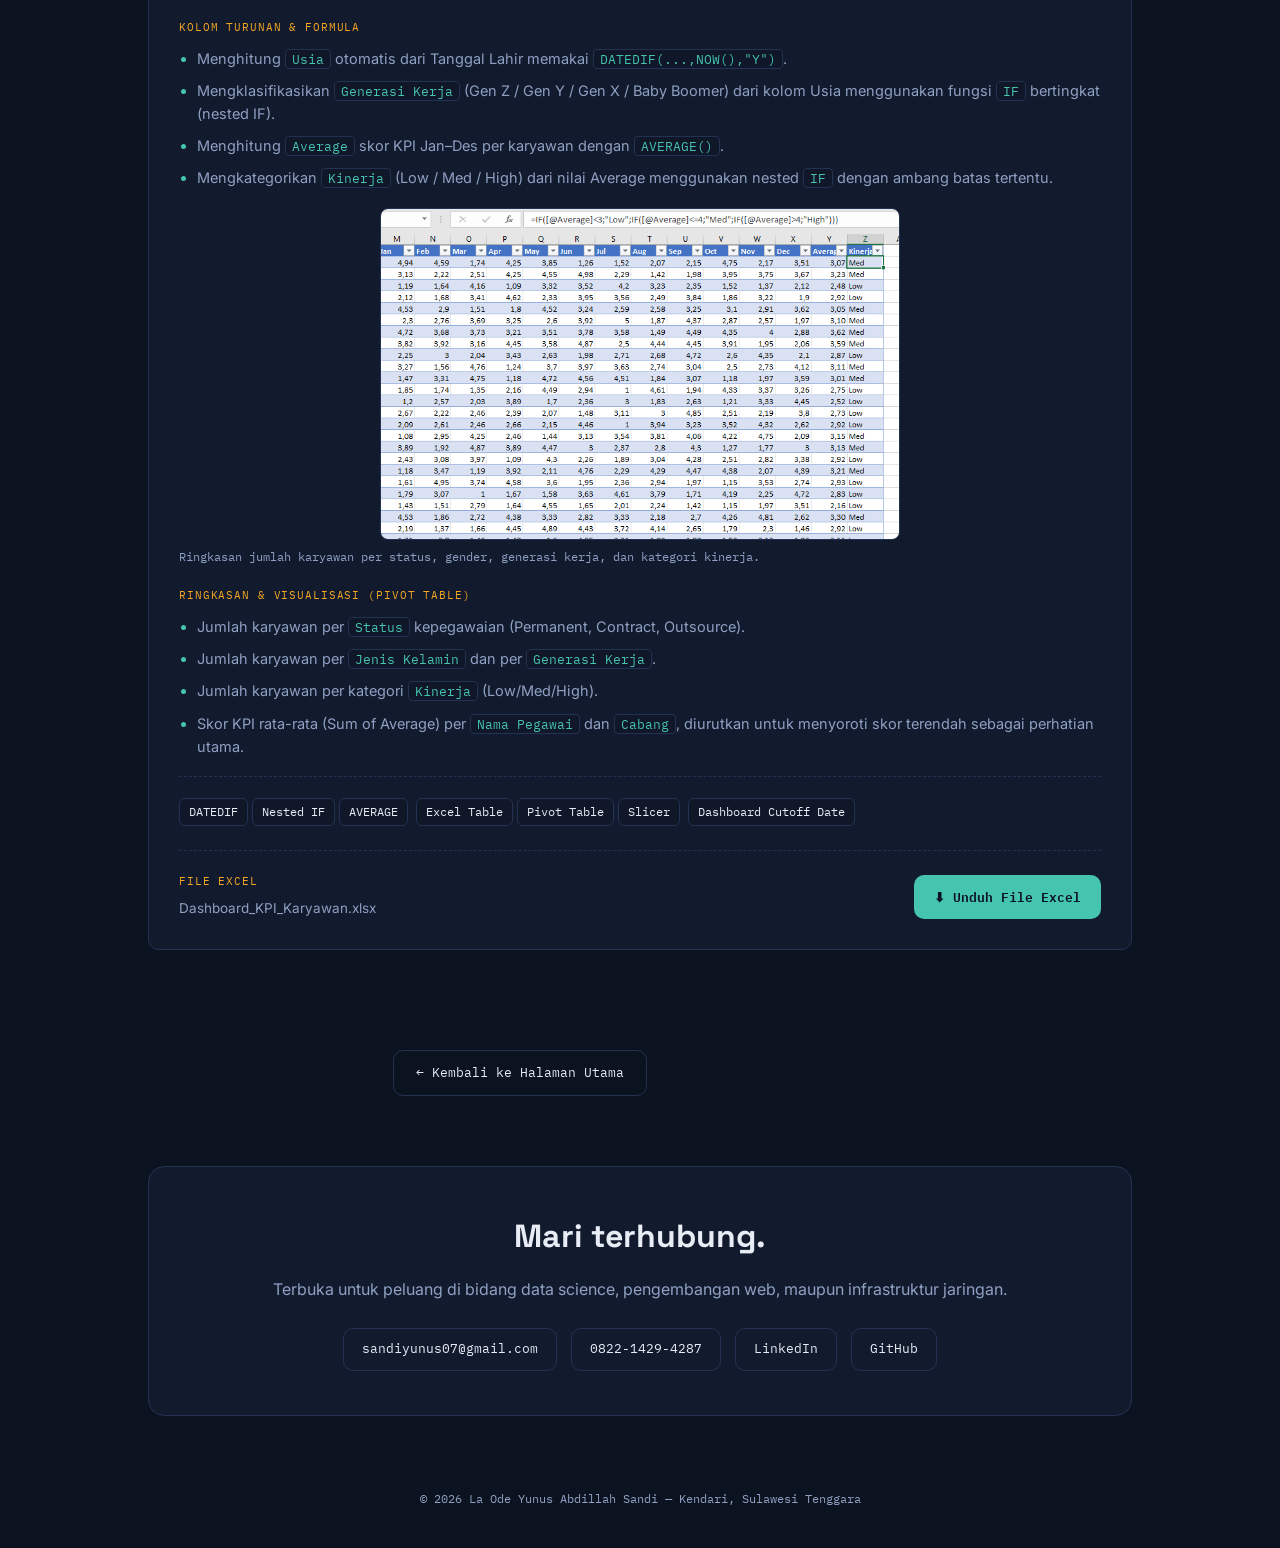
<file: proyek.html>
<!DOCTYPE html>
<html lang="id">
<head>
<meta charset="UTF-8">
<meta name="viewport" content="width=device-width, initial-scale=1.0">
<title>Proyek — La Ode Yunus Abdillah Sandi</title>
<link rel="preconnect" href="https://fonts.googleapis.com">
<link href="https://fonts.googleapis.com/css2?family=Space+Grotesk:wght@400;500;600;700&family=Inter:wght@400;500;600&family=IBM+Plex+Mono:wght@400;500;600&display=swap" rel="stylesheet">
<link rel="stylesheet" href="style.css">
</head>
<body>

<div class="statusbar">
  <div class="wrap">
    <div><span class="dot"></span>SYSTEM ONLINE — KENDARI, ID</div>
    <nav>
      <a href="index.html#ringkasan">Ringkasan</a>
      <a href="index.html#keahlian">Keahlian</a>
      <a href="index.html#pengalaman">Pengalaman</a>
      <a href="proyek.html" class="active">Proyek</a>
      <a href="index.html#pendidikan">Pendidikan</a>
    </nav>
  </div>
</div>

<header class="hero" style="padding:64px 0 40px;">
  <div class="wrap">
    <a href="index.html" class="back-link">← Kembali ke Beranda</a>
    <div class="eyebrow">proyek.log</div>
    <h1 style="font-size:clamp(2rem, 5vw, 3.2rem);">Proyek</h1>
    <p class="hero-desc">Dokumentasi proyek yang pernah dikerjakan — data yang ditampilkan pada contoh di bawah bersifat fiktif untuk keperluan demonstrasi.</p>
  </div>
</header>

<section id="proyek-1" style="border-top:none; padding-top:0;">
  <div class="wrap">

    <div class="project-card reveal">
      <div class="project-head">
        <div>
          <div class="project-title">Dashboard KPI Karyawan Perusahaan</div>
          <div class="project-type">Excel · Data Cleansing · Formula &amp; Kategorisasi Otomatis · Pivot Table · Dashboard Interaktif</div>
        </div>
      </div>
      <p class="project-desc">Mengolah data mentah 122 karyawan menjadi dashboard KPI bulanan yang siap dibaca manajemen — mulai dari pembersihan data, pembuatan kolom analisis baru dari kolom lain, hingga ringkasan visual interaktif.</p>

      <!--
        =====================================================================
        GANTI PLACEHOLDER DI BAWAH DENGAN SCREENSHOT ASLI ANDA.
        Contoh cara mengganti:
        <img class="project-img" src="images/dashboard-overview.png"
             alt="Tampilan dashboard KPI karyawan">
        (letakkan file gambar Anda di folder "images/" di sebelah file ini)
        =====================================================================
      -->
      <img class="project-img" src="images/3.png" alt="Tampilan dashboard KPI karyawan">
      <p class="img-caption">Tampilan dashboard: grafik status karyawan, gender, generasi kerja, dan kategori kinerja.</p>

      <span class="highlight-label">Data Cleansing</span>
      <ul class="highlight-list">
        <li>Memeriksa dan menangani nilai kosong (missing values) pada skor KPI bulanan agar tidak mengganggu perhitungan rata-rata.</li>
        <li>Menstandarkan format tanggal (Tanggal Lahir, Mulai Kerja) dan konsistensi penulisan kategori (Divisi, Status, Cabang) agar bisa dikelompokkan dengan benar di pivot table.</li>
        <li>Mengubah rentang data menjadi Excel Table agar formula otomatis menyesuaikan saat baris baru ditambahkan.</li>
      </ul>

      <!--
        =====================================================================
        GANTI PLACEHOLDER DI BAWAH DENGAN SCREENSHOT KOLOM FORMULA ANDA.
        =====================================================================
      -->
      <img class="project-img" src="images/1.png" alt="Kolom formula Usia, Generasi Kerja, dan Kinerja">
      <p class="img-caption">Contoh tampilan kolom hasil formula pada data. Anda bisa menampilkan data lengkap karena bersifat fiktif.</p>

      <span class="highlight-label">Kolom Turunan &amp; Formula</span>
      <ul class="highlight-list">
        <li>Menghitung <code>Usia</code> otomatis dari Tanggal Lahir memakai <code>DATEDIF(...,NOW(),"Y")</code>.</li>
        <li>Mengklasifikasikan <code>Generasi Kerja</code> (Gen Z / Gen Y / Gen X / Baby Boomer) dari kolom Usia menggunakan fungsi <code>IF</code> bertingkat (nested IF).</li>
        <li>Menghitung <code>Average</code> skor KPI Jan–Des per karyawan dengan <code>AVERAGE()</code>.</li>
        <li>Mengkategorikan <code>Kinerja</code> (Low / Med / High) dari nilai Average menggunakan nested <code>IF</code> dengan ambang batas tertentu.</li>
      </ul>

      <!--
        =====================================================================
        GANTI PLACEHOLDER DI BAWAH DENGAN SCREENSHOT PIVOT TABLE ANDA.
        =====================================================================
      -->
      <img class="project-img" src="images/2.png" alt="Pivot table ringkasan komposisi karyawan">
      <p class="img-caption">Ringkasan jumlah karyawan per status, gender, generasi kerja, dan kategori kinerja.</p>

      <span class="highlight-label">Ringkasan &amp; Visualisasi (Pivot Table)</span>
      <ul class="highlight-list">
        <li>Jumlah karyawan per <code>Status</code> kepegawaian (Permanent, Contract, Outsource).</li>
        <li>Jumlah karyawan per <code>Jenis Kelamin</code> dan per <code>Generasi Kerja</code>.</li>
        <li>Jumlah karyawan per kategori <code>Kinerja</code> (Low/Med/High).</li>
        <li>Skor KPI rata-rata (Sum of Average) per <code>Nama Pegawai</code> dan <code>Cabang</code>, diurutkan untuk menyoroti skor terendah sebagai perhatian utama.</li>
      </ul>

      <div class="project-tags">
        <span class="tag">DATEDIF</span><span class="tag">Nested IF</span><span class="tag">AVERAGE</span>
        <span class="tag">Excel Table</span><span class="tag">Pivot Table</span><span class="tag">Slicer</span>
        <span class="tag">Dashboard Cutoff Date</span>
      </div>

      <div class="download-box">
        <div class="download-info">
          <span class="dl-label">File Excel</span>
          <span class="dl-name">Dashboard_KPI_Karyawan.xlsx</span>
        </div>
        <a class="download-btn" href="files/Data_KPI_Perusahaan.xlsx" download>⬇ Unduh File Excel</a>
      </div>
    </div>

    <!--
      =====================================================================
      TAMBAH PROYEK BARU: salin blok <div class="project-card reveal"> ... </div>
      di atas, tempel di bawah baris ini, lalu ganti isinya.
      =====================================================================
    -->

  </div>
</section>

<div class="wrap back-home-wrap">
  <a href="index.html" class="back-home-btn">← Kembali ke Halaman Utama</a>
</div>

<footer>
  <div class="wrap">
    <div class="footer-inner reveal">
      <h2>Mari terhubung.</h2>
      <p>Terbuka untuk peluang di bidang data science, pengembangan web, maupun infrastruktur jaringan.</p>
      <div class="footer-links">
        <a href="mailto:sandiyunus07@gmail.com">sandiyunus07@gmail.com</a>
        <a href="tel:+6282214294287">0822-1429-4287</a>
        <a href="https://www.linkedin.com/in/laode-yunus/" target="_blank" rel="noopener">LinkedIn</a>
        <a href="https://github.com/SandiYunus" target="_blank" rel="noopener">GitHub</a>
      </div>
    </div>
  </div>
</footer>
<div class="copyright">© 2026 La Ode Yunus Abdillah Sandi — Kendari, Sulawesi Tenggara</div>

<script src="script.js"></script>
</body>
</html>
</file>
<file: style.css>
:root{
  --bg:#0B1220;
  --panel:#121B2E;
  --panel-2:#0F1728;
  --line:#243252;
  --text:#E7ECF5;
  --text-dim:#8FA0C2;
  --amber:#F5A623;
  --cyan:#45C4B0;
  --danger:#E8586C;
  --radius:10px;
  --mono: 'IBM Plex Mono', monospace;
  --disp: 'Space Grotesk', sans-serif;
  --body: 'Inter', sans-serif;
}
*{box-sizing:border-box; margin:0; padding:0;}
html{scroll-behavior:smooth;}
body{
  background:var(--bg);
  color:var(--text);
  font-family:var(--body);
  line-height:1.6;
  overflow-x:hidden;
}
body::before{
  content:"";
  position:fixed; inset:0;
  background-image:
    linear-gradient(var(--line) 1px, transparent 1px),
    linear-gradient(90deg, var(--line) 1px, transparent 1px);
  background-size:56px 56px;
  opacity:0.12;
  pointer-events:none;
  z-index:0;
}
a{color:inherit; text-decoration:none;}
.wrap{max-width:1040px; margin:0 auto; padding:0 28px; position:relative; z-index:1;}
::selection{background:var(--amber); color:#0B1220;}

/* ---------- top status bar ---------- */
.statusbar{
  position:sticky; top:0; z-index:50;
  background:rgba(11,18,32,0.86);
  backdrop-filter:blur(10px);
  border-bottom:1px solid var(--line);
}
.statusbar .wrap{
  display:flex; align-items:center; justify-content:space-between;
  padding:14px 28px;
  font-family:var(--mono);
  font-size:12px;
  color:var(--text-dim);
  letter-spacing:0.03em;
}
.statusbar .dot{
  width:7px; height:7px; border-radius:50%;
  background:var(--cyan);
  display:inline-block; margin-right:8px;
  box-shadow:0 0 0 0 rgba(69,196,176,0.6);
  animation:pulse 2s infinite;
}
@keyframes pulse{
  0%{box-shadow:0 0 0 0 rgba(69,196,176,0.5);}
  70%{box-shadow:0 0 0 8px rgba(69,196,176,0);}
  100%{box-shadow:0 0 0 0 rgba(69,196,176,0);}
}
.statusbar nav{display:flex; gap:22px;}
.statusbar nav a{color:var(--text-dim); transition:color .2s;}
.statusbar nav a:hover, .statusbar nav a.active{color:var(--amber);}
@media (max-width:640px){ .statusbar nav{display:none;} }

/* ---------- hero ---------- */
.hero{padding:88px 0 60px; position:relative;}
.eyebrow{
  font-family:var(--mono); font-size:12px; color:var(--amber);
  letter-spacing:0.12em; text-transform:uppercase;
  display:flex; align-items:center; gap:10px; margin-bottom:22px;
}
.eyebrow::before{content:"//"; color:var(--text-dim);}
h1{
  font-family:var(--disp); font-weight:700;
  font-size:clamp(2.4rem, 6vw, 4.2rem);
  line-height:1.05; letter-spacing:-0.02em;
  margin-bottom:18px;
}
h1 .accent{color:var(--cyan);}
.role-line{
  font-family:var(--mono); font-size:15px; color:var(--text-dim);
  margin-bottom:28px;
}
.role-line span{color:var(--text);}
.hero-desc{max-width:560px; color:var(--text-dim); font-size:16px; margin-bottom:34px;}
.hero-links{display:flex; gap:14px; flex-wrap:wrap; margin-bottom:56px;}
.hero-links a{
  font-family:var(--mono); font-size:13px;
  padding:10px 16px; border:1px solid var(--line); border-radius:var(--radius);
  color:var(--text); transition:.2s;
}
.hero-links a:hover{border-color:var(--cyan); color:var(--cyan); transform:translateY(-1px);}
.hero-links a.primary{background:var(--amber); border-color:var(--amber); color:#0B1220; font-weight:600;}
.hero-links a.primary:hover{background:#ffb84d; border-color:#ffb84d; color:#0B1220;}

/* signature network diagram */
.netdiagram{width:100%; max-width:760px; margin:0 auto;}
.netdiagram svg{width:100%; height:auto; display:block;}
.netlabel{font-family:var(--mono); font-size:10.5px; fill:var(--text-dim); letter-spacing:0.05em;}
.netnode{fill:var(--panel); stroke:var(--line); stroke-width:1.5;}
.netnode-core{fill:var(--panel-2); stroke:var(--amber); stroke-width:1.6;}
.netline{stroke:var(--line); stroke-width:1.2; fill:none;}
.netpulse{stroke:var(--cyan); stroke-width:2; fill:none; stroke-dasharray:6 10; stroke-linecap:round;}

/* ---------- section shell ---------- */
section{padding:64px 0; border-top:1px solid var(--line); position:relative;}
.sec-head{display:flex; align-items:baseline; gap:14px; margin-bottom:34px; flex-wrap:wrap;}
.sec-num{font-family:var(--mono); font-size:12px; color:var(--amber);}
.sec-title{font-family:var(--disp); font-size:1.7rem; font-weight:600; letter-spacing:-0.01em;}
.sec-head-row{display:flex; justify-content:space-between; align-items:baseline; flex-wrap:wrap; gap:14px; width:100%;}
.sec-link{font-family:var(--mono); font-size:12.5px; color:var(--cyan); border-bottom:1px dashed var(--cyan); padding-bottom:2px;}
.sec-link:hover{color:var(--amber); border-color:var(--amber);}

/* ---------- ringkasan ---------- */
.summary-grid{display:grid; grid-template-columns:1fr; gap:36px; max-width:700px;}
.summary-text p{color:var(--text-dim); font-size:15.5px; margin-bottom:14px;}
.summary-text strong{color:var(--text); font-weight:600;}

/* ---------- keahlian ---------- */
.skills-grid{display:grid; grid-template-columns:repeat(2, 1fr); gap:16px;}
@media (max-width:700px){ .skills-grid{grid-template-columns:1fr;} }
.skill-card{
  background:var(--panel); border:1px solid var(--line); border-radius:var(--radius);
  padding:20px 22px; transition:.2s;
}
.skill-card:hover{border-color:var(--cyan); transform:translateY(-2px);}
.skill-card .label{
  font-family:var(--mono); font-size:11px; color:var(--amber);
  text-transform:uppercase; letter-spacing:0.08em; margin-bottom:10px; display:block;
}
.skill-card .items{color:var(--text-dim); font-size:14px;}
.tag{
  display:inline-block; background:var(--panel-2); border:1px solid var(--line);
  color:var(--text); font-family:var(--mono); font-size:11.5px;
  padding:4px 9px; border-radius:6px; margin:3px 4px 0 0;
}

/* ---------- pengalaman timeline ---------- */
.timeline{position:relative; padding-left:26px;}
.timeline::before{
  content:""; position:absolute; left:5px; top:6px; bottom:6px; width:1.5px;
  background:var(--line);
}
.tl-item{position:relative; margin-bottom:38px;}
.tl-item:last-child{margin-bottom:0;}
.tl-item::before{
  content:""; position:absolute; left:-26px; top:5px; width:11px; height:11px;
  border-radius:50%; background:var(--bg); border:2px solid var(--cyan);
}
.tl-period{font-family:var(--mono); font-size:12px; color:var(--amber); margin-bottom:4px;}
.tl-role{font-family:var(--disp); font-size:1.15rem; font-weight:600;}
.tl-org{color:var(--text-dim); font-size:14px; margin-bottom:10px;}
.tl-item ul{padding-left:18px; color:var(--text-dim); font-size:14.5px;}
.tl-item li{margin-bottom:5px;}
.tl-item li::marker{color:var(--cyan);}

/* ---------- proyek preview (di index) ---------- */
.project-preview-card{
  background:var(--panel); border:1px solid var(--line); border-radius:var(--radius);
  padding:28px 30px; display:flex; justify-content:space-between; align-items:center; gap:20px; flex-wrap:wrap;
  transition:.2s;
}
.project-preview-card:hover{border-color:var(--cyan);}
.project-preview-card .ppc-title{font-family:var(--disp); font-weight:600; font-size:1.25rem; margin-bottom:8px;}
.project-preview-card .ppc-desc{color:var(--text-dim); font-size:14.5px; max-width:520px;}
.ppc-btn{
  font-family:var(--mono); font-size:13px; white-space:nowrap;
  padding:12px 20px; border-radius:var(--radius); background:var(--amber); color:#0B1220; font-weight:600;
  transition:.2s;
}
.ppc-btn:hover{background:#ffb84d;}

/* ---------- proyek (halaman detail) ---------- */
.project-card{
  background:var(--panel); border:1px solid var(--line); border-radius:var(--radius);
  padding:28px 30px; margin-bottom:28px;
}
.project-head{display:flex; justify-content:space-between; align-items:flex-start; gap:16px; flex-wrap:wrap; margin-bottom:14px;}
.project-title{font-family:var(--disp); font-weight:600; font-size:1.3rem;}
.project-type{font-family:var(--mono); font-size:11.5px; color:var(--text-dim); margin-top:4px;}
.project-desc{color:var(--text-dim); font-size:14.5px; margin-bottom:18px; max-width:680px;}
.project-block .label{
  font-family:var(--mono); font-size:11px; color:var(--amber);
  text-transform:uppercase; letter-spacing:0.08em; margin-bottom:10px; display:block;
}
.project-block ul{padding-left:18px; color:var(--text-dim); font-size:14px;}
.project-block li{margin-bottom:8px;}
.project-block li::marker{color:var(--cyan);}
.project-block code, .highlight-list code{
  background:var(--panel-2); border:1px solid var(--line); border-radius:4px;
  padding:1px 6px; font-family:var(--mono); font-size:12.5px; color:var(--cyan);
}
.project-tags{margin-top:18px; padding-top:18px; border-top:1px dashed var(--line);}
.project-img{
  display:block; margin:18px auto 8px;
  max-width:520px; width:100%; height:auto;
  border-radius:8px; border:1px solid var(--line);
}
.download-box{
  margin-top:24px; padding-top:22px; border-top:1px dashed var(--line);
  display:flex; align-items:center; justify-content:space-between; gap:12px; flex-wrap:wrap;
}
.download-box .download-actions{display:flex; gap:12px; flex-wrap:wrap;}
.download-info .dl-label{
  font-family:var(--mono); font-size:11px; color:var(--amber);
  text-transform:uppercase; letter-spacing:0.08em; display:block; margin-bottom:4px;
}
.download-info .dl-name{color:var(--text-dim); font-size:13.5px;}
.download-btn{
  display:inline-flex; align-items:center; gap:8px;
  font-family:var(--mono); font-size:13px; font-weight:600;
  padding:12px 20px; border-radius:var(--radius);
  background:var(--cyan); color:#0B1220; white-space:nowrap;
  transition:.2s;
}
.download-btn:hover{background:#5fd6c4; transform:translateY(-1px);}
.back-home-wrap{text-align:center; margin:8px 0 0;}
.back-home-btn{
  display:inline-flex; align-items:center; gap:8px;
  font-family:var(--mono); font-size:13px;
  padding:12px 22px; border:1px solid var(--line); border-radius:var(--radius);
  color:var(--text); transition:.2s;
}
.back-home-btn:hover{border-color:var(--amber); color:var(--amber); transform:translateY(-1px);}
.highlight-label{
  font-family:var(--mono); font-size:11px; color:var(--amber);
  text-transform:uppercase; letter-spacing:0.08em; margin:22px 0 10px; display:block;
}
.highlight-list{padding-left:18px; color:var(--text-dim); font-size:14.5px;}
.highlight-list li{margin-bottom:9px;}
.highlight-list li::marker{color:var(--cyan);}

/* image placeholder — GANTI dengan <img> berisi screenshot asli Anda */
.img-placeholder{
  width:100%; min-height:260px; margin:18px 0 8px;
  border:2px dashed var(--line); border-radius:8px;
  display:flex; flex-direction:column; align-items:center; justify-content:center;
  gap:8px; text-align:center; padding:24px;
  background:var(--panel-2);
}
.img-placeholder .ph-icon{font-family:var(--mono); font-size:26px; color:var(--text-dim);}
.img-placeholder .ph-text{font-family:var(--mono); font-size:12.5px; color:var(--amber);}
.img-placeholder .ph-sub{font-family:var(--mono); font-size:11px; color:var(--text-dim);}
.img-caption{
  font-family:var(--mono); font-size:11.5px; color:var(--text-dim);
  margin-bottom:22px; line-height:1.5;
}
.img-caption em{color:var(--amber); font-style:normal;}
.back-link{
  display:inline-flex; align-items:center; gap:8px;
  font-family:var(--mono); font-size:13px; color:var(--text-dim);
  margin-bottom:28px;
}
.back-link:hover{color:var(--cyan);}

/* ---------- pendidikan / organisasi split ---------- */
.split-grid{display:grid; grid-template-columns:1fr 1fr; gap:36px;}
@media (max-width:700px){ .split-grid{grid-template-columns:1fr;} }
.edu-item{margin-bottom:22px;}
.edu-item:last-child{margin-bottom:0;}
.edu-school{font-family:var(--disp); font-weight:600; font-size:1.02rem;}
.edu-detail{color:var(--text-dim); font-size:13.5px; font-family:var(--mono); margin-top:3px;}

/* ---------- footer / contact ---------- */
footer{padding:70px 0 50px;}
.footer-inner{
  background:var(--panel); border:1px solid var(--line); border-radius:16px;
  padding:44px 36px; text-align:center;
}
footer h2{font-family:var(--disp); font-size:2rem; margin-bottom:14px;}
footer p{color:var(--text-dim); margin-bottom:26px;}
.footer-links{display:flex; gap:14px; justify-content:center; flex-wrap:wrap;}
.footer-links a{
  font-family:var(--mono); font-size:13px;
  padding:10px 18px; border:1px solid var(--line); border-radius:var(--radius);
  transition:.2s;
}
.footer-links a:hover{border-color:var(--amber); color:var(--amber);}
.copyright{text-align:center; font-family:var(--mono); font-size:11.5px; color:var(--text-dim); padding:24px 0 40px;}

.reveal{opacity:0; transform:translateY(16px); transition:opacity .6s ease, transform .6s ease;}
.reveal.in{opacity:1; transform:translateY(0);}

@media (prefers-reduced-motion: reduce){
  *{animation:none !important; transition:none !important;}
}
</file>
